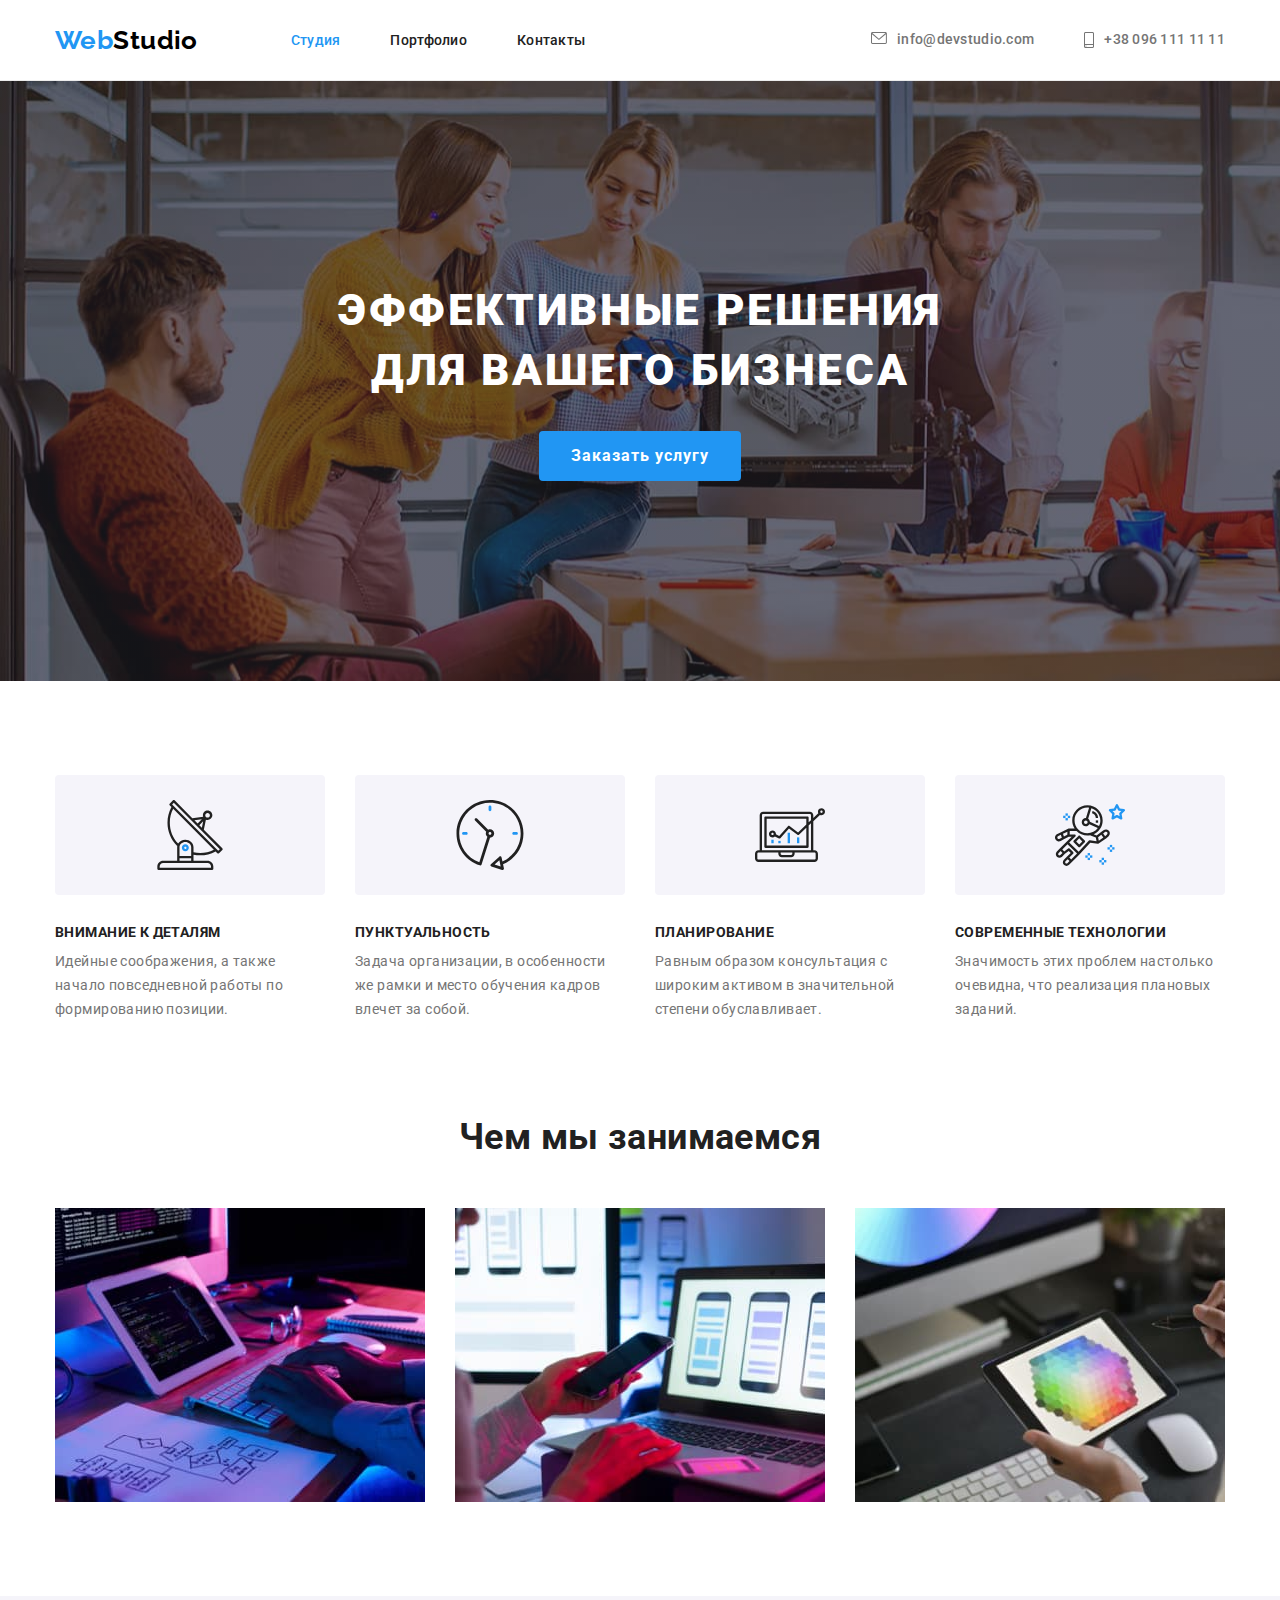
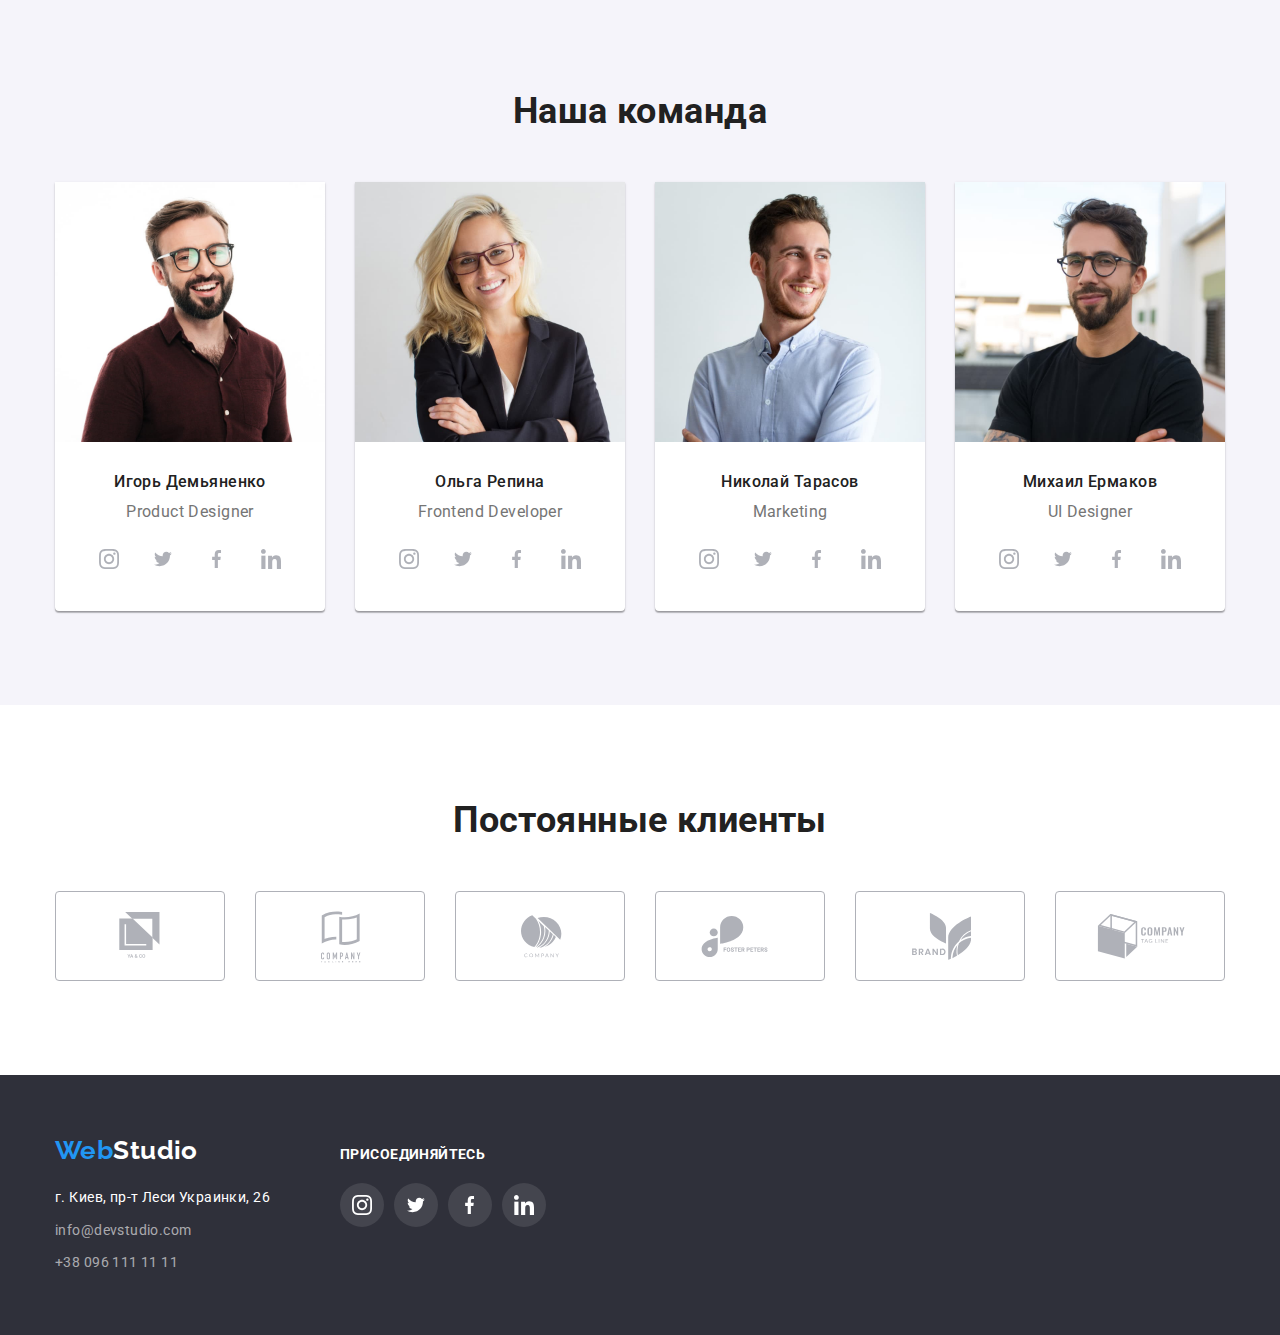
<file: index.html>
<!DOCTYPE html>
<html lang="ru">
<head>
    <meta charset="UTF-8">
    <meta http-equiv="X-UA-Compatible" content="IE=edge">
    <meta name="viewport" content="width=device-width, initial-scale=1.0">
    <title>Document</title>
    <link rel="preconnect" href="https://fonts.gstatic.com">
    <link href="https://fonts.googleapis.com/css2?family=Raleway:wght@700&family=Roboto:wght@400;500;700;900&display=swap" rel="stylesheet">
    <link rel="stylesheet" href="https://cdnjs.cloudflare.com/ajax/libs/modern-normalize/1.0.0/modern-normalize.min.css">
    <link rel="stylesheet" href="./CSS/style.css">
</head>
<body>
    <header class="header">
        <div class="container">
            <nav class="navigation">
                <a class="link logo-header" href="./index.html"><span class="logo">Web</span>Studio</a>
                <ul class="list menu">
                    <li class="menu-item"><a class="link link-header current" href="./index.html">Студия</a></li>
                    <li class="menu-item"><a class="link link-header" href="./portfolio.html">Портфолио</a></li>
                    <li class="menu-item"><a class="link link-header" href="">Контакты</a></li>
                </ul>
            </nav>
            <a class="link contact-header" href="mailto:info@devstudio.com">
                <svg class="contact-icons-header" width="16" height="12">
                    <use href="./image/icons.svg#icon-mail"></use>
                </svg>
                info@devstudio.com
            </a>
            <a class="link contact-header" href="tel:+380961111111">
                <svg class="contact-icons-header" width="10" height="16">
                    <use href="./image/icons.svg#icon-smartphone"></use>
                </svg>
                +38 096 111 11 11
            </a>
        </div>
    </header>                                  
    <main>
        <!-- Herous -->
        <section class="hero">
                <h1 class="page-title-hero">Эффективные решения для вашего бизнеса</h1>
                <button class="button-hero" type="button">Заказать услугу</button>
        </section>
        <!-- Особенности -->
        <section class="section">
            <div class="container">
                <h2 class="visually-hidden"></h2>
                <ul class="list list-page">
                    <li class="page-item">
                        <div class="page-item-icon">
                            <svg class="page-icon">
                                <use href="./image/icons.svg#icon-antenna"></use>
                            </svg>
                        </div>
                        <h3 class="page-title">Внимание к деталям</h3>
                        <p>Идейные соображения, а также начало повседневной работы по формированию позиции.</p>
                    </li>
                    <li class="page-item">
                        <div class="page-item-icon">
                            <svg class="page-icon">
                                <use href="./image/icons.svg#icon-clock"></use>
                            </svg>
                        </div>
                        <h3 class="page-title">Пунктуальность</h3>
                        <p>Задача организации, в особенности же рамки и место обучения кадров влечет за собой.</p>
                    </li>
                    <li class="page-item">
                        <div class="page-item-icon">
                            <svg class="page-icon">
                                <use href="./image/icons.svg#icon-diagram"></use>
                            </svg>
                        </div>
                        <h3 class="page-title">Планирование</h3>
                        <p>Равным образом консультация с широким активом в значительной степени обуславливает.</p>
                    </li>
                    <li class="page-item">
                        <div class="page-item-icon">
                            <svg class="page-icon">
                                <use href="./image/icons.svg#icon-astronaut"></use>
                            </svg>
                        </div>
                        <h3 class="page-title">Современные технологии</h3>
                        <p>Значимость этих проблем настолько очевидна, что реализация плановых заданий.</p>
                    </li>
                </ul>
            </div> 
        </section>
        <!-- Чем мы занимаемся -->
        <section class="main-section">
            <div class="container">
                <h2 class="main-title">Чем мы занимаемся</h2>
                <ul class="list main-list">
                    <li class="list-item"><img src="./image/img.jpg" width="370" height="296" alt="Написание кода"></li>
                    <li class="list-item"><img src="./image/img-1.jpg" width="370" height="296" alt="Создание приложений"></li>
                    <li class="list-item"><img src="./image/img-2.jpg" width="370" height="296" alt="Работа с программами"></li>
                </ul>
            </div>
        </section>
        <!-- Наша команда -->
        <section class="section team-bg">
            <div class="container">
                <h2 class="main-title">Наша команда</h2>
                <ul class="list list-team">
                    <li class="team-item">
                        <img src="./image/team/img.jpg" width="270" height="260" alt="Игорь Демьяненко">
                        <div class="main-team">
                            <h3 class="team-text team-title">Игорь Демьяненко</h3>
                            <p class="team-text">Product Designer</p>
                            <ul class="list social-icons">
                                <li class="social-items">
                                    <a class="social-link" href="" target="_blank" rel="noopener noreferrer">
                                        <svg class="icons" width="20" height="20">
                                            <use href="./image/icons.svg#icon-instagram"></use>
                                        </svg>
                                    </a>
                                </li>
                                <li class="social-items">
                                    <a class="social-link" href="" target="_blank" rel="noopener noreferrer">
                                        <svg class="icons" width="20" height="16">
                                            <use href="./image/icons.svg#icon-twitter"></use>
                                        </svg>
                                    </a>
                                </li>
                                <li class="social-items">
                                    <a class="social-link" href="" target="_blank" rel="noopener noreferrer">
                                        <svg class="icons" width="10" height="20">
                                            <use href="./image/icons.svg#icon-facebook"></use>
                                        </svg>
                                    </a>
                                </li>
                                <li class="social-items">
                                    <a class="social-link" href="" target="_blank" rel="noopener noreferrer">
                                        <svg class="icons" width="20" height="20">
                                            <use href="./image/icons.svg#icon-linkedin"></use>
                                        </svg>
                                    </a>
                                </li>
                            </ul>
                        </div>
                    </li>        
                    <li class="team-item">
                        <img src="./image/team/img-1.jpg" width="270" height="260" alt="Ольга Репина">
                        <div class="main-team">
                            <h3 class="team-text team-title">Ольга Репина</h3>
                            <p class="team-text">Frontend Developer</p>
                            <ul class="list social-icons">
                                <li class="social-items">
                                    <a class="social-link" href="" target="_blank" rel="noopener noreferrer">
                                        <svg class="icons" width="20" height="20">
                                            <use href="./image/icons.svg#icon-instagram"></use>
                                        </svg>
                                    </a>
                                </li>
                                <li class="social-items">
                                    <a class="social-link" href="" target="_blank" rel="noopener noreferrer">
                                        <svg class="icons" width="20" height="16">
                                            <use href="./image/icons.svg#icon-twitter"></use>
                                        </svg>
                                    </a>
                                </li>
                                <li class="social-items">
                                    <a class="social-link" href="" target="_blank" rel="noopener noreferrer">
                                        <svg class="icons" width="10" height="20">
                                            <use href="./image/icons.svg#icon-facebook"></use>
                                        </svg>
                                    </a>
                                </li>
                                <li class="social-items">
                                    <a class="social-link" href="" target="_blank" rel="noopener noreferrer">
                                        <svg class="icons" width="20" height="20">
                                            <use href="./image/icons.svg#icon-linkedin"></use>
                                        </svg>
                                    </a>
                                </li>
                            </ul>
                        </div>
                    </li>    
                    <li class="team-item">
                        <img src="./image/team/img-2.jpg" width="270" height="260" alt="Николай Тарасов">
                        <div class="main-team">
                            <h3 class="team-text team-title">Николай Тарасов</h3>
                            <p class="team-text">Marketing</p>
                            <ul class="list social-icons">
                                <li class="social-items">
                                    <a class="social-link" href="" target="_blank" rel="noopener noreferrer">
                                        <svg class="icons" width="20" height="20">
                                            <use href="./image/icons.svg#icon-instagram"></use>
                                        </svg>
                                    </a>
                                </li>
                                <li class="social-items">
                                    <a class="social-link" href="" target="_blank" rel="noopener noreferrer">
                                        <svg class="icons" width="20" height="16">
                                            <use href="./image/icons.svg#icon-twitter"></use>
                                        </svg>
                                    </a>
                                </li>
                                <li class="social-items">
                                    <a class="social-link" href="" target="_blank" rel="noopener noreferrer">
                                        <svg class="icons" width="10" height="20">
                                            <use href="./image/icons.svg#icon-facebook"></use>
                                        </svg>
                                    </a>
                                </li>
                                <li class="social-items">
                                    <a class="social-link" href="" target="_blank" rel="noopener noreferrer">
                                        <svg class="icons" width="20" height="20">
                                            <use href="./image/icons.svg#icon-linkedin"></use>
                                        </svg>
                                    </a>
                                </li>
                            </ul>
                        </div>
                    </li>
                    <li class="team-item">
                        <img src="./image/team/img-3.jpg" width="270" height="260" alt="Михаил Ермаков">
                        <div class="main-team">
                            <h3 class="team-text team-title">Михаил Ермаков</h3>
                            <p class="team-text">UI Designer</p>
                            <ul class="list social-icons">
                                <li class="social-items">
                                    <a class="social-link" href="" target="_blank" rel="noopener noreferrer">
                                        <svg class="icons" width="20" height="20">
                                            <use href="./image/icons.svg#icon-instagram"></use>
                                        </svg>
                                    </a>
                                </li>
                                <li class="social-items">
                                    <a class="social-link" href="" target="_blank" rel="noopener noreferrer">
                                        <svg class="icons" width="20" height="16">
                                            <use href="./image/icons.svg#icon-twitter"></use>
                                        </svg>
                                    </a>
                                </li>
                                <li class="social-items">
                                    <a class="social-link" href="" target="_blank" rel="noopener noreferrer">
                                        <svg class="icons" width="10" height="20">
                                            <use href="./image/icons.svg#icon-facebook"></use>
                                        </svg>
                                    </a>
                                </li>
                                <li class="social-items">
                                    <a class="social-link" href="" target="_blank" rel="noopener noreferrer">
                                        <svg class="icons" width="20" height="20">
                                            <use href="./image/icons.svg#icon-linkedin"></use>
                                        </svg>
                                    </a>
                                </li>
                            </ul>
                        </div>
                    </li>
                </ul>
            </div>
        </section>
        <!-- Постоянные клиенты -->
        <section class="section">
            <div class="container">
                <h2 class="main-title">Постоянные клиенты</h2>
                <ul class="list clients">
                    <li class="clients-items">
                        <a class="clients-link" href="">
                            <svg class="clients-logo"  width="45" height="49">
                                <use href="./image/icons.svg#icon-logo-1"></use>
                            </svg>
                        </a>
                    </li>
                    <li class="clients-items">
                        <a class="clients-link" href="">
                            <svg class="clients-logo"  width="40" height="52">
                                <use href="./image/icons.svg#icon-logo-2"></use>
                            </svg>
                        </a>
                    </li>
                    <li class="clients-items">
                        <a class="clients-link" href="">
                            <svg class="clients-logo"  width="41" height="43">
                                <use href="./image/icons.svg#icon-logo-3"></use>
                            </svg>
                        </a>
                    </li>
                    <li class="clients-items">
                        <a class="clients-link" href="">
                            <svg class="clients-logo"  width="80" height="42">
                                <use href="./image/icons.svg#icon-logo-4"></use>
                            </svg>
                        </a>
                    </li>
                    <li class="clients-items">
                        <a class="clients-link" href="">
                            <svg class="clients-logo"  width="59" height="47">
                                <use href="./image/icons.svg#icon-logo-5"></use>
                            </svg>
                        </a>
                    </li>
                    <li class="clients-items">
                        <a class="clients-link" href="">
                            <svg class="clients-logo"  width="89" height="45">
                                <use href="./image/icons.svg#icon-logo-6"></use>
                            </svg>
                        </a>
                    </li>
                </ul>
            </div>
        </section>
    </main>
    <footer class="footer-container bg-box">
        <div class="container container-footer">
            <div class="container-address">
                <a class="link logo-footer footer" href="./index.html"><span class="logo">Web</span>Studio</a>
                <address class="address">
                    <ul class="list">
                        <li class="list-footer"><a class="link" href="https://goo.gl/maps/GUW6Cox9GV64Fp7AA" target="_blank" rel="noopener noreferrer">г. Киев, пр-т Леси Украинки, 26</a></li>
                        <li class="list-footer"><a class="link link-footer" href="mailto:info@devstudio.com">info@devstudio.com</a></li>
                        <li class="list-footer"><a class="link link-footer" href="tel:+380961111111">+38 096 111 11 11</a></li>
                    </ul>
                </address>
            </div>
            <div class="container-icon-footer">
                <p class="footer-text">присоединяйтесь</p>
                <ul class="list social-icons">
                    <li class="social-items">
                        <a class="social-link footer-link-icons" href="" target="_blank" rel="noopener noreferrer">
                            <svg class="icons" width="20" height="20">
                                <use href="./image/icons.svg#icon-instagram"></use>
                            </svg>
                        </a>
                    </li>
                    <li class="social-items">
                        <a class="social-link footer-link-icons" href="" target="_blank" rel="noopener noreferrer">
                            <svg class="icons" width="20" height="16">
                                <use href="./image/icons.svg#icon-twitter"></use>
                            </svg>
                        </a>
                    </li>
                    <li class="social-items">
                        <a class="social-link footer-link-icons" href="" target="_blank" rel="noopener noreferrer">
                            <svg class="icons" width="10" height="20">
                                <use href="./image/icons.svg#icon-facebook"></use>
                            </svg>
                        </a>
                    </li>
                    <li class="social-items">
                        <a class="social-link footer-link-icons" href="" target="_blank" rel="noopener noreferrer">
                            <svg class="icons" width="20" height="20">
                                <use href="./image/icons.svg#icon-linkedin"></use>
                            </svg>
                        </a>
                    </li>
                </ul>
            </div>
        </div>
    </footer>                                   
</body>
</html>
</file>
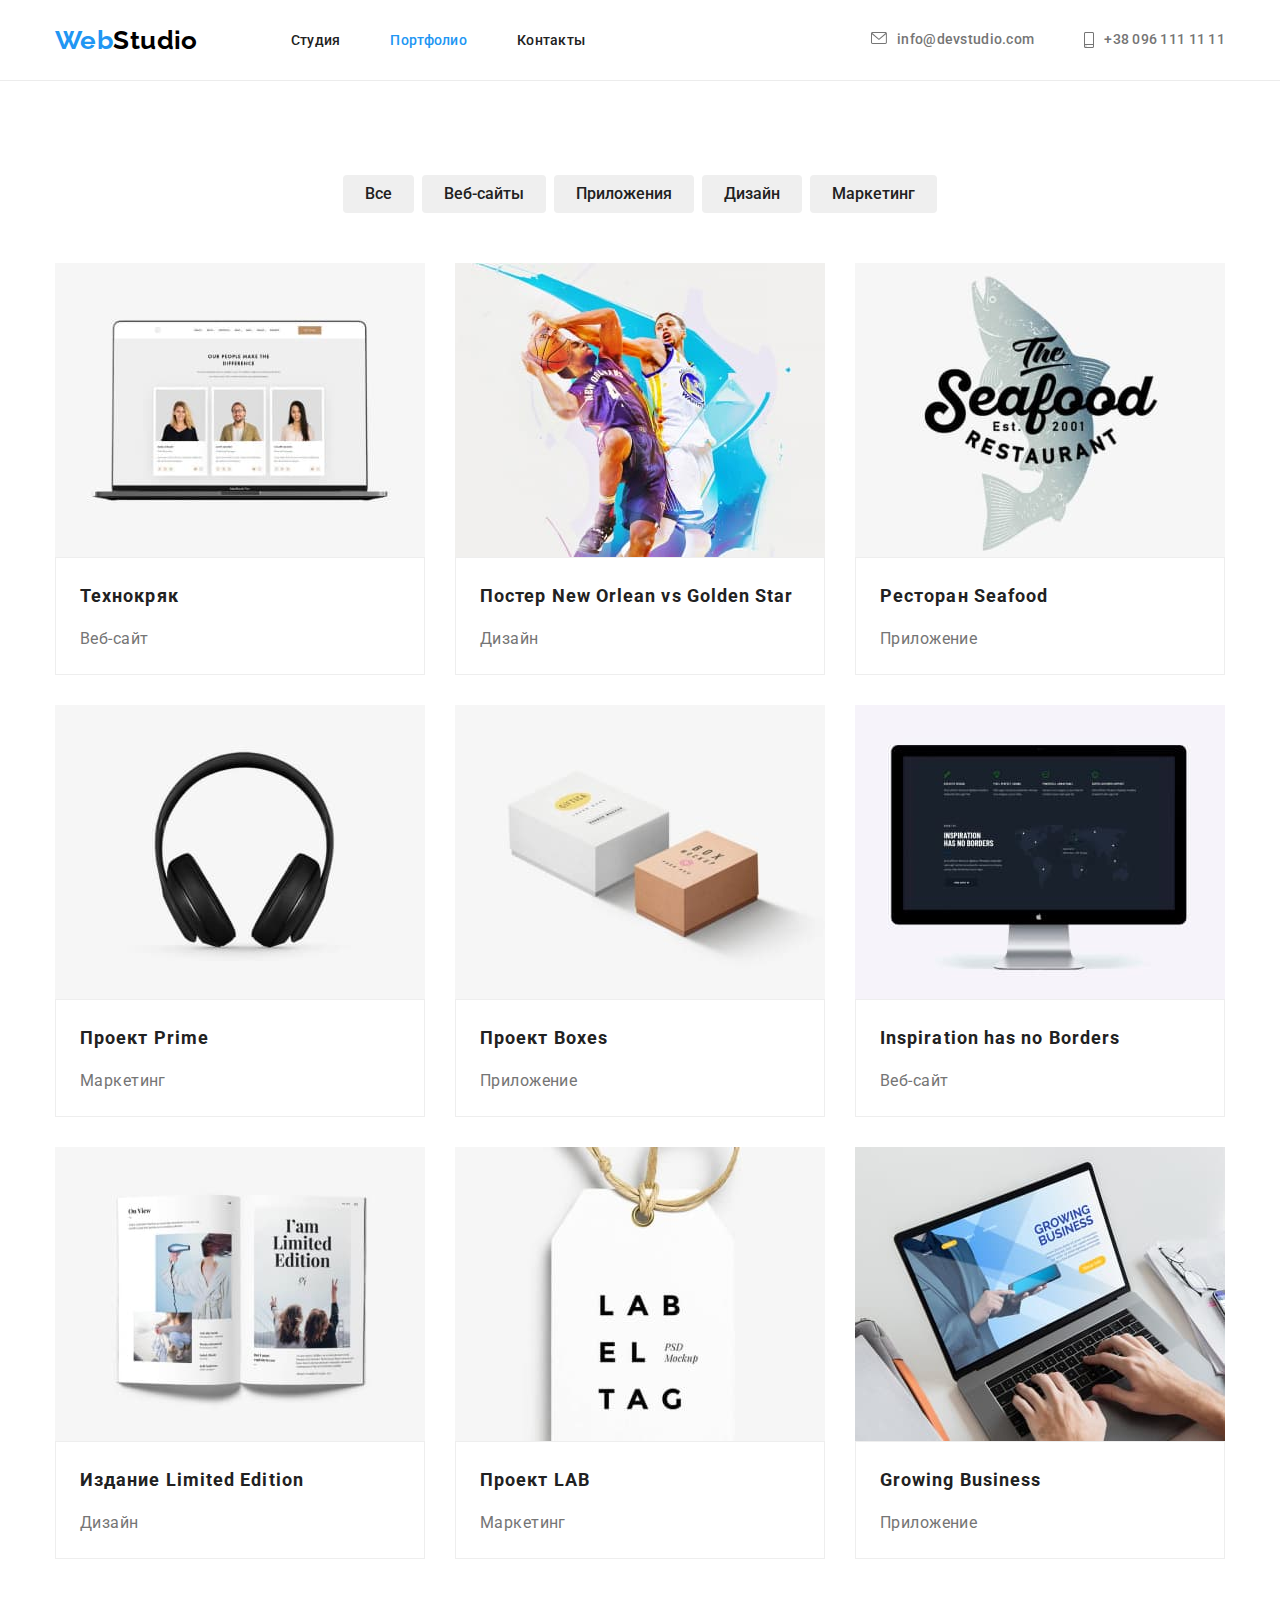
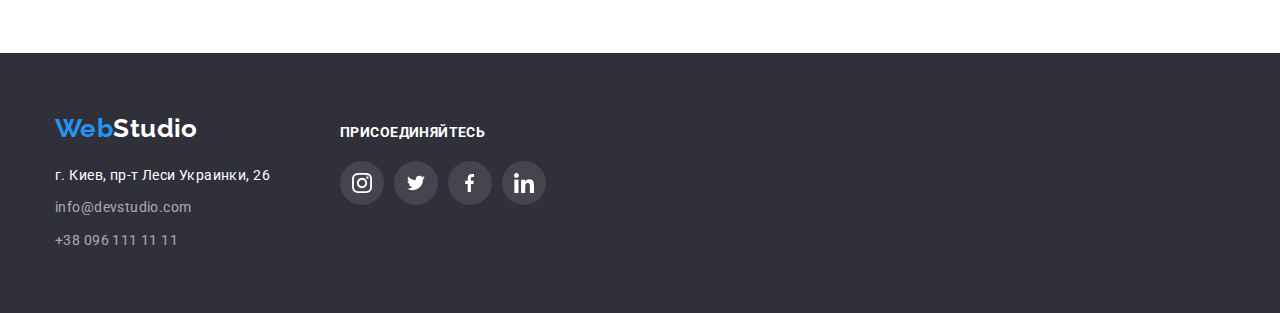
<file: portfolio.html>
<!DOCTYPE html>
<html lang="ru">
<head>
    <meta charset="UTF-8">
    <meta http-equiv="X-UA-Compatible" content="IE=edge">
    <meta name="viewport" content="width=device-width, initial-scale=1.0">
    <title>Portfolio</title>
    <link rel="preconnect" href="https://fonts.gstatic.com">
    <link href="https://fonts.googleapis.com/css2?family=Raleway:wght@700&family=Roboto:wght@400;500;700;900&display=swap" rel="stylesheet">
    <link rel="stylesheet" href="https://cdnjs.cloudflare.com/ajax/libs/modern-normalize/1.0.0/modern-normalize.min.css">
    <link rel="stylesheet" href="./CSS/style.css">
</head>
<body>
    <header class="header">
        <div class="container">
            <nav class="navigation">
                <a class="link logo-header" href="./index.html"><span class="logo">Web</span>Studio</a>
                <ul class="list menu">
                    <li class="menu-item"><a class="link link-header" href="./index.html">Студия</a></li>
                    <li class="menu-item"><a class="link link-header current" href="./portfolio.html">Портфолио</a></li>
                    <li class="menu-item"><a class="link link-header" href="">Контакты</a></li>
                </ul>
            </nav>
            <a class="link contact-header" href="mailto:info@devstudio.com">
                <svg class="contact-icons-header" width="16" height="12">
                    <use href="./image/icons.svg#icon-mail"></use>
                </svg>
                info@devstudio.com
            </a>
            <a class="link contact-header" href="tel:+380961111111">
                <svg class="contact-icons-header" width="10" height="16">
                    <use href="./image/icons.svg#icon-smartphone"></use>
                </svg>
                +38 096 111 11 11
            </a>
        </div>
    </header>  
    <main>
    <section class="section">
        <div class="container">
            <div class="btn">
                <h1 class="visually-hidden"></h1>
                <ul class="list list-button">
                    <li><button class="button" type="button">Все</button></li>
                    <li><button class="button" type="button">Веб-сайты</button></li>
                    <li><button class="button" type="button">Приложения</button></li>
                    <li><button class="button" type="button">Дизайн</button></li>
                    <li><button class="button" type="button">Маркетинг</button></li>
                </ul>
            </div>
            <div class="content">
                <ul class="list">
                    <li class="list-item">
                        <a class="link-portfolio" href="">
                            <img src="./image/portfilio/img.jpg" width="370" alt="экран ноутбука">
                            <div class="list-item-text">
                                <h2 class="title-portfolio">Технокряк</h2>
                                <p class="text-portfolio">Веб-сайт</p>
                            </div>
                        </a>
                    </li>
                    <li class="list-item">
                        <a class="link-portfolio" href="">
                            <img src="./image/portfilio/img-1.jpg" width="370" alt="баскетболисты с мячом">
                            <div class="list-item-text">
                                <h2 class="title-portfolio" >Постер New Orlean vs Golden Star</h2>
                                <p class="text-portfolio">Дизайн</p>
                            </div>
                        </a>
                    </li>
                    <li class="list-item">
                        <a class="link-portfolio" href="">
                            <img src="./image/portfilio/img-2.jpg" width="370" alt="логотип рыба">
                            <div class="list-item-text">
                                <h2 class="title-portfolio" >Ресторан Seafood</h2>
                                <p class="text-portfolio">Приложение</p>
                            </div>
                        </a>
                    </li>
                    <li class="list-item">
                        <a class="link-portfolio" href="">
                            <img src="./image/portfilio/img-3.jpg" width="370" alt="наушники">
                            <div class="list-item-text">
                                <h2 class="title-portfolio" >Проект Prime</h2>
                                <p class="text-portfolio">Маркетинг</p>
                            </div>
                        </a>
                    </li>
                    <li class="list-item">
                        <a class="link-portfolio" href="">
                            <img src="./image/portfilio/img-4.jpg" width="370" alt="две коробки">
                            <div class="list-item-text">
                                <h2 class="title-portfolio">Проект Boxes</h2>
                                <p class="text-portfolio">Приложение</p>
                            </div>
                        </a>
                    </li>
                    <li class="list-item">
                        <a class="link-portfolio" href="">
                            <img src="./image/portfilio/img-5.jpg" width="370" alt="экран компьютера">
                            <div class="list-item-text">
                                <h2 class="title-portfolio">Inspiration has no Borders</h2>
                                <p class="text-portfolio">Веб-сайт</p>
                            </div>
                        </a>
                    </li>
                    <li class="list-item">
                        <a class="link-portfolio" href="">
                            <img src="./image/portfilio/img-6.jpg" width="370" alt="раскрытая книга">
                            <div class="list-item-text">
                                <h2 class="title-portfolio">Издание Limited Edition</h2>
                                <p class="text-portfolio">Дизайн</p>
                            </div>
                        </a>
                    </li>
                    <li class="list-item">
                        <a class="link-portfolio" href="">
                            <img src="./image/portfilio/img-7.jpg" width="370" alt="Жетон">
                            <div class="list-item-text">
                                <h2 class="title-portfolio">Проект LAB</h2>
                                <p class="text-portfolio">Маркетинг</p>
                            </div>
                        </a>
                    </li>
                    <li class="list-item">
                        <a class="link-portfolio" href="">
                            <img src="./image/portfilio/img-8.jpg" width="370" alt="работа за ноутбуком">
                            <div class="list-item-text">
                                <h2 class="title-portfolio">Growing Business</h2>
                                <p class="text-portfolio">Приложение</p>
                            </div>
                        </a>
                    </li>
                </ul>
            </div>
        </div>
    </section>
    </main>
    <footer class="footer-container bg-box">
        <div class="container container-footer">
            <div class="container-address">
                <a class="link logo-footer footer" href="./index.html"><span class="logo">Web</span>Studio</a>
                <address class="address">
                    <ul class="list">
                        <li class="list-footer"><a class="link" href="https://goo.gl/maps/GUW6Cox9GV64Fp7AA" target="_blank" rel="noopener noreferrer">г. Киев, пр-т Леси Украинки, 26</a></li>
                        <li class="list-footer"><a class="link link-footer" href="mailto:info@devstudio.com">info@devstudio.com</a></li>
                        <li class="list-footer"><a class="link link-footer" href="tel:+380961111111">+38 096 111 11 11</a></li>
                    </ul>
                </address>
            </div>
            <div class="container-icon-footer">
                <p class="footer-text">присоединяйтесь</p>
                <ul class="list social-icons">
                    <li class="social-items">
                        <a class="social-link footer-link-icons" href="" target="_blank" rel="noopener noreferrer">
                            <svg class="icons" width="20" height="20">
                                <use href="./image/icons.svg#icon-instagram"></use>
                            </svg>
                        </a>
                    </li>
                    <li class="social-items">
                        <a class="social-link footer-link-icons" href="" target="_blank" rel="noopener noreferrer">
                            <svg class="icons" width="20" height="16">
                                <use href="./image/icons.svg#icon-twitter"></use>
                            </svg>
                        </a>
                    </li>
                    <li class="social-items">
                        <a class="social-link footer-link-icons" href="" target="_blank" rel="noopener noreferrer">
                            <svg class="icons" width="10" height="20">
                                <use href="./image/icons.svg#icon-facebook"></use>
                            </svg>
                        </a>
                    </li>
                    <li class="social-items">
                        <a class="social-link footer-link-icons" href="" target="_blank" rel="noopener noreferrer">
                            <svg class="icons" width="20" height="20">
                                <use href="./image/icons.svg#icon-linkedin"></use>
                            </svg>
                        </a>
                    </li>
                </ul>
            </div>
        </div>
    </footer> 
</body>
</html>
</file>
<file: CSS/style.css>
:root {
  --main-text-color: #757575;
  --title-color: #212121;
  --button-color: #2196f3;
  --bg-color: #2f303a;
  --text-white-color: #ffffff;
  --address-footer-color: rgba(255, 255, 255, 0.6);
  --team-bg: #f5f4fa;
  --focus-hover: #188ce8;
  --color-icons: #AFB1B8;
}

html {
  box-sizing: border-box;
}

*,
*::after,
*::before {
  box-sizing: inherit;
}

body {
  font-family: "Roboto", sans-serif;
  font-size: 14px;
  line-height: 1.71;
  letter-spacing: 0.03em;
  color: var(--main-text-color);
}

.visually-hidden {
  position: absolute !important;
  clip: rect(1px 1px 1px 1px);
  clip: rect(1px, 1px, 1px, 1px);
  padding: 0 !important;
  border: 0 !important;
  height: 1px !important;
  width: 1px !important;
  overflow: hidden;
}

h1,
h2,
h3,
h4,
h5,
h6,
p {
  margin-top: 0;
  margin-bottom: 0;
}


.container {
  width: 1200px;
  padding-left: 15px;
  padding-right: 15px;
  margin-left: auto;
  margin-right: auto;
  /* background-color: tomato; */
}

.section {
  padding-top: 94px;
  padding-bottom: 94px;
}

img {
  display: block;
  max-width: 100%;
  height: auto;
}

.address {
  font-style: normal;
  color: var(--text-white-color);
}

.menu {
  display: inline-flex;
  margin-left: 0;
}

.menu-item:not(:last-child) {
  margin-right: 50px;
}
/* Hero */

.hero {
 padding-top: 200px;
 padding-bottom: 200px;
 background-color:  #C4C4C4;
 background-image: linear-gradient(to bottom, rgba(47, 48, 58, 0.4), rgba(47, 48, 58, 0.4)),
 url(../image/hero/Img.jpg);
 max-width: 1600px;
 margin-right: auto;
 margin-left: auto;
}

/* Ссылки и списки */
.link {
  text-decoration: none;
  color: inherit;
}

.link-portfolio {
  text-decoration: none;
  color: inherit;
}

.link:hover,
.link:focus {
  color: var(--button-color);
}

.list {
  list-style: none;
  padding-left: 0;
  margin-top: 0;
  margin-bottom: 0;
}



/* Кнопки */
.button {
  font-weight: 500;
  font-size: 16px;
  line-height: 1.62;
  text-align: center;
  color: var(--title-color);
  cursor: pointer;
}

.list-button .button:hover,
.list-button .button:focus {
  box-shadow: 0px 3px 1px rgba(0, 0, 0, 0.1), 
  0px 1px 2px rgba(0, 0, 0, 0.08), 
  0px 2px 2px rgba(0, 0, 0, 0.12);
}

.button:hover,
.button:focus {
  color: var(--text-white-color);
  background-color: var(--button-color);
}

.button-hero {
  font-weight: 700;
  font-size: 16px;
  line-height: 1.87;
  display: flex;
  align-items: center;
  text-align: center;
  letter-spacing: 0.06em;
  color: var(--text-white-color);
  background-color: var(--button-color);
  cursor: pointer;
  margin-right: auto;
  margin-left: auto;
  padding: 10px 32px;
  border: 0;
  border-radius: 4px;
}

.button-hero:hover,
.button-hero:focus {
  background-color: var(--focus-hover);
  box-shadow: 0px 4px 4px rgba(0, 0, 0, 0.15);
}

/* icons */

.social-icons {
  display: flex;
  justify-content: center;
  align-items: center;
}

.social-items:not(:last-child) {
  margin-right: 10px;
}

.social-link {
  display: flex;
  justify-content: center;
  align-items: center;
  width: 44px;
  height: 44px;
  border-radius: 50%;
  background-color:rgba(255, 255, 255, 0.1);
}

.social-link:hover .icons,
.social-link:focus .icons {
  fill: var(--text-white-color);
}

.social-link:hover,
.social-link:focus {
  background-color: var(--focus-hover);
}

.social-link .icons {
  fill: var(--color-icons);
}

.footer-link-icons .icons {
  fill: var(--text-white-color);
}

/* Заголовки */
.page-title-hero {
  font-weight: 900;
  font-size: 44px;
  line-height: 1.36;
  text-align: center;
  letter-spacing: 0.06em;
  text-transform: uppercase;
  color: var(--text-white-color);
  max-width: 696px;
  margin-right: auto;
  margin-bottom: 30px;
  margin-left: auto;
}

.page-title {
  font-weight: 700;
  font-size: 14px;
  line-height: 1.14;
  text-transform: uppercase;
  color: var(--title-color);
  margin-bottom: 10px;
}

.main-title {
  font-weight: 700;
  font-size: 36px;
  line-height: 1.17;
  text-align: center;
  color: var(--title-color);
  margin-bottom: 50px;
}

.container .main-list {
  display: flex;
  margin-top: -30px;
  margin-left: -30px;
}

.main-list .list-item {
  flex-basis: ((100% - 30px * 2) / 3);
  margin-top: 30px;
  margin-left: 30px;
}

/* Особенности */

.main-section {
  padding-bottom: 94px;
}

.container .list-page {
  display: flex;
}

.page-item {
  max-width: 270px;
}

.page-item:not(:last-child) {
  margin-right: 30px;
}

.page-item-icon {
  display: flex;
  justify-content: center;
  align-items: center;
  height: 120px;
  margin-bottom: 30px;
  border-radius: 4px;
  background-color: var(--team-bg);
}

.page-icon {
  width: 70px;
  height: 70px;
}

/* Команда */

.list-team {
  display: flex;
  margin-top: -30px;
  margin-left: -30px;
}

.team-item {
  flex-basis: ((100% - 30px * 2) / 3);
  margin-top: 30px;
  margin-left: 30px;
  background-color: var(--text-white-color);
  box-shadow: 0px 1px 3px rgba(0, 0, 0, 0.12),
  0px 1px 1px rgba(0, 0, 0, 0.14), 
  0px 2px 1px rgba(0, 0, 0, 0.2);
  border-radius: 0px 0px 4px 4px;
}


.main-team {
  padding: 30px 10px;
}

.team-text {
  font-size: 16px;
  line-height: 1.19;
  text-align: center;
  margin-bottom: 16px;
}

.team-title {
  font-weight: 500;
  color: var(--title-color);
  margin-bottom: 10px;
}

.team-bg {
  background-color: var(--team-bg);
}

/* Постоянные клиенты */

.clients {
  display: flex;
  justify-content: center;
  align-items: center;
}

.clients-items {
  box-sizing: border-box;
  border: 1px solid #AFB1B8;
  border-radius: 4px;
  width: 170px;
  height: 90px;

}

.clients-items:not(:last-child) {
  margin-right: 30px;
}

.clients-link {
  display: flex;
  justify-content: center;
  align-items: center;
  width: 170px;
  height: 90px;
}

.clients-logo {
 fill: var(--color-icons);
}

.clients-link:hover .clients-logo,
.clients-link:focus .clients-logo {
  fill: var(--focus-hover);
}

.clients-items:hover {
  border: 1px solid var(--focus-hover);
}

/* Фон */
.bg-box {
  background-color: var(--bg-color);
}
/* Логотип */
.logo {
  color: var(--button-color);
}
.logo-header,
.logo-footer {
  font-family: "Raleway", sans-serif;
  font-weight: 700;
  font-size: 26px;
  line-height: 1.19;
  color: #000000;
}

.logo-header {
  margin-right: 93px;
}

.logo-footer {
  display: block;
  margin-bottom: 20px;
}

/* Хедер */
.link-header{
  padding-top: 25px;
  padding-bottom: 25px;
  font-weight: 500;
  line-height: 1.14;
  letter-spacing: 0.02em;
  color: var(--title-color);
}

.contact-header {
  display: inline-flex;
  font-weight: 500;
  line-height: 1.14;
  letter-spacing: 0.02em;
  color: var(--main-text-color);
}

.contact-header:not(:last-child) {
  margin-right: 50px;
}

.contact-icons-header {
  margin-right: 10px;
  fill: currentColor;
}

.header {
  padding-top: 25px;
  padding-bottom: 24px;
  border-bottom: 1px solid #ECECEC;
}

.header .container {
  display: flex;
  justify-content: flex-end;
  align-items: center;
}

.navigation {
  display: flex;
  align-items: center;
  margin-right: auto;
}
/* Футер */
.footer {
  color: var(--text-white-color);
}

.container-address {
  align-self: baseline;
  margin-right: 70px;
}

.link-footer {
  color: var(--address-footer-color);
}

.footer-container {
  padding-top: 60px;
  padding-bottom: 60px;
}

.list-footer:not(:last-child) {
  margin-bottom: 9px;
}

.current {
  color: var(--button-color);
}

.container-footer {
  display: flex;
}

.footer-text {
  font-weight: 700;
  line-height: 1.14;
  text-transform: uppercase;
  color: var(--text-white-color);
  margin-bottom: 20px;
}

.container-icon-footer {
  align-self: baseline;
}

/* Портфолио */

.title-portfolio {
  font-weight: 700;
  font-size: 18px;
  line-height: 2;
  letter-spacing: 0.06em;
  color: var(--title-color);
  margin-bottom: 10px;
}

.text-portfolio {
  font-size: 16px;
  line-height: 1.87;
}


.btn .list,
.content .list {
  display: flex;
  justify-content: center;
}

.btn .list li:not(:last-child) {
  margin-right: 8px;
}

.container .list .button {
  padding: 6px 22px;
  border: var(--team-bg);
  border-radius: 4px;
}

.list-button {
  margin-bottom: 50px;
}

.content .list {
  flex-wrap: wrap;
  margin-top: -30px;
  margin-left: -30px;

}

.content .list li {
  flex-basis: ((100% - 30px * 2) / 3);
  margin-top: 30px;
  margin-left: 30px;
}

.content .list .list-item:hover,
.content .list .list-item:focus {
  box-shadow: 0px 1px 1px rgba(0, 0, 0, 0.12), 
  0px 4px 4px rgba(0, 0, 0, 0.06), 
  1px 4px 6px rgba(0, 0, 0, 0.16);
}

.list-item-text {
  padding: 20px 24px;
  border: 1px solid #EEEEEE;
}
</file>
